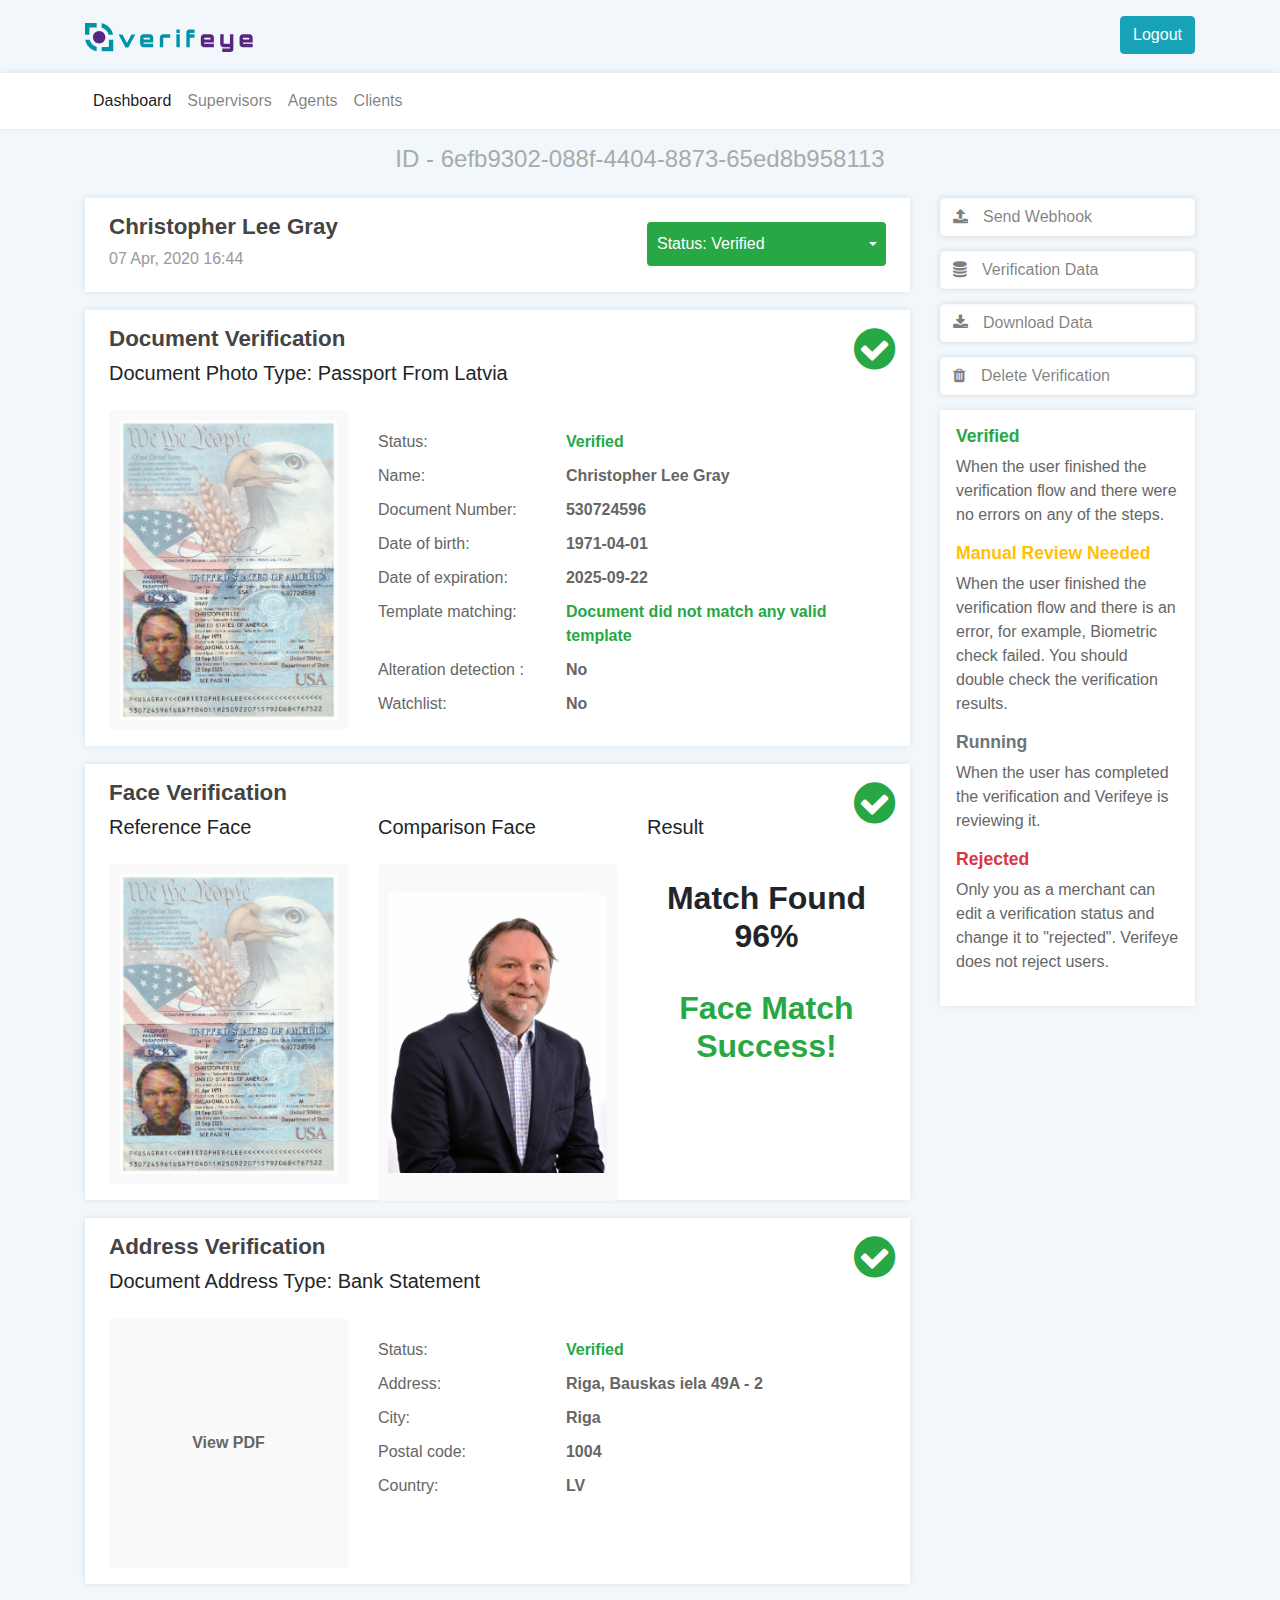
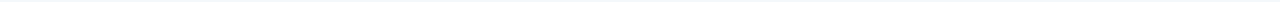
<file: index.html>
<!DOCTYPE html>
<!--[if lt IE 7]>      <html class="no-js lt-ie9 lt-ie8 lt-ie7"> <![endif]-->
<!--[if IE 7]>         <html class="no-js lt-ie9 lt-ie8"> <![endif]-->
<!--[if IE 8]>         <html class="no-js lt-ie9"> <![endif]-->
<!--[if gt IE 8]><!-->
<html class="no-js">
<!--<![endif]-->

<head>
  <meta charset="utf-8" />
  <meta http-equiv="X-UA-Compatible" content="IE=edge" />
  <title>Admin</title>
  <meta name="description" content="" />
  <meta name="viewport" content="width=device-width, initial-scale=1.0, maximum-scale=1.0, user-scalable=no" />
  <!--[if lt IE 9]>
      <script src="https://oss.maxcdn.com/libs/html5shiv/3.7.0/html5shiv.js"></script>
    <![endif]-->
  <link rel="stylesheet" href="assets/css/bootstrap.min.css" />
  <link rel="stylesheet" href="assets/css/font-awesome.min.css">
  <link rel="stylesheet" href="assets/css/style.css" />
</head>

<body>
  <!--[if lt IE 7]>
      <p class="browsehappy">
        You are using an <strong>outdated</strong> browser. Please
        <a href="#">upgrade your browser</a> to improve your experience.
      </p>
    <![endif]-->
  <header>
    <div class="container">
      <div class="row header">
        <div class="col-8">
          <a class="navbar-brand" href="#"><img src="assets/images/logo.svg" alt="logo svg" /></a>
        </div>
        <div class="col-4 text-right">
          <a class="btn btn-info" href="#" role="button">Logout</a>
        </div>
      </div>
    </div>
    <nav class="navbar navbar-expand-lg navbar-light">
      <div class="container">
        <button class="navbar-toggler" type="button" data-toggle="collapse" data-target="#navbarNavDropdown"
          aria-controls="navbarNavDropdown" aria-expanded="false" aria-label="Toggle navigation">
          <span class="navbar-toggler-icon"></span>
        </button>
        <div class="collapse navbar-collapse" id="navbarNavDropdown">
          <ul class="navbar-nav">
            <li class="nav-item active">
              <a class="nav-link" href="#">Dashboard </a>
            </li>
            <li class="nav-item">
              <a class="nav-link" href="#">Supervisors</a>
            </li>
            <li class="nav-item">
              <a class="nav-link" href="#">Agents</a>
            </li>
            <li class="nav-item">
              <a class="nav-link" href="#">Clients</a>
            </li>
          </ul>
        </div>
      </div>
    </nav>
  </header>
  <div class="main-div">
    <div class="container">
      <div class="row">
        <div class="col-12">
          <h1 class="verification-id">
            ID - 6efb9302-088f-4404-8873-65ed8b958113
          </h1>
        </div>
        <div class="col-lg-9 col-sm-8">
          <div class="box-shadow">
            <div class="row">
              <div class="col-lg-8">
                <h4 class="name-h4">Christopher Lee Gray</h4>
                <h6 class="date-h6">
                  <span class="date">07 Apr, 2020</span>
                  <span class="time">16:44</span>
                </h6>
              </div>
              <div class="col-lg-4">
                <div class="select-box">
                  <select class="success">
                    <option value="success" selected>Status: Verified</option>
                    <option value="warning">Status: Manual Review Needed</option>
                    <option value="secondary">Status: Running</option>
                    <option value="reject">Status: Rejected</option>
                  </select>
                </div>
              </div>
            </div>
          </div>
          <div class="box-shadow">
            <h4 class="name-h4">Document Verification</h4>
            <h5 class="name-h5">Document Photo Type: Passport From Latvia</h5>
            <div class="row">

              <div class="col-lg-4 col-sm-5">
                <div class="data-img">
                  <img src="assets/images/passport.png" alt="passport">
                </div>
              </div>
              <div class="col-lg-8 col-sm-7">
                <ul class="data-ul">
                  <li><span>Status:</span><span class="success"> Verified</span></li>
                  <li><span>Name:</span><span>Christopher Lee Gray</span></li>
                  <li><span>Document Number:</span><span>530724596</span></li>
                  <li><span>Date of birth:</span><span>1971-04-01</span></li>
                  <li><span>Date of expiration:</span><span>2025-09-22</span></li>
                  <li><span>Template
                      matching:</span><span class="success">Document did not match any valid
                      template</span></li>
                  <li><span>Alteration detection
                      :</span><span>No</span></li>
                  <li><span>Watchlist:</span><span>No</span></li>
                </ul>
              </div>
            </div>
            <i class="fa fa-check-circle success" aria-hidden="true"></i>
          </div>
          <div class="box-shadow">
            <h4 class="name-h4">Face Verification</h4>

            <div class="row">
              <div class="col-lg-4 col-sm-6">
                <h5 class="name-h5">Reference Face</h5>
                <div class="data-img">
                  <img src="assets/images/passport.png" alt="passport">
                </div>
              </div>
              <div class="col-lg-4 col-sm-6">
                <h5 class="name-h5">Comparison Face</h5>
                <div class="data-img flex-img">
                  <img src="assets/images/face.jpg" alt="passport">
                </div>
              </div>
              <div class="col-lg-4 col-sm-6">
                <h5 class="name-h5">Result</h5>
                <h2 class="name-h2 text-center">Match Found <span>96%</span></h2>
                <h2 class="name-h2 text-center success">Face match success! </h2>
              </div>
            </div>
            <i class="fa fa-check-circle success" aria-hidden="true"></i>
          </div>
          <div class="box-shadow">
            <h4 class="name-h4">Address Verification</h4>
            <h5 class="name-h5">Document Address Type: Bank Statement</h5>
            <div class="row">

              <div class="col-lg-4 col-sm-5">
                <div class="data-img">
                  <a href="#">View PDF</a>
                </div>
              </div>
              <div class="col-lg-8 col-sm-7">
                <ul class="data-ul">
                  <li><span>Status:</span><span class="success"> Verified</span></li>
                  <li><span>Address:</span><span>Riga, Bauskas iela 49A - 2 </span></li>
                  <li><span>City:</span><span>Riga</span></li>
                  <li><span>Postal code:</span><span>1004</span></li>
                  <li><span>Country:</span><span>LV</span></li>

                </ul>
              </div>
            </div>
            <i class="fa fa-check-circle success" aria-hidden="true"></i>
          </div>
        </div>
        <div class="col-lg-3 col-sm-4">

          <button type="button" class="btn btn-light"><i class="fa fa-upload" aria-hidden="true"></i>Send
            Webhook</button>
          <button type="button" class="btn btn-light"><i class="fa fa-database" aria-hidden="true"></i>Verification
            Data</button>
          <button type="button" class="btn btn-light"><i class="fa fa-download" aria-hidden="true"></i>Download
            Data</button>
          <button type="button" class="btn btn-light"><i class="fa fa-trash" aria-hidden="true"></i>Delete
            Verification</button>
          <div class="box-shadow right">
            <h4 class="name-h4 success">Verified</h4>
            <p class="lead">When the user finished the verification flow and there were no errors on any of the steps.
            </p>
            <h4 class="name-h4 warning">Manual Review Needed</h4>
            <p class="lead">When the user finished the verification flow and there is an error, for example, Biometric
              check failed. You should double check the verification results.
            </p>
            <h4 class="name-h4 secondary">Running</h4>
            <p class="lead">When the user has completed the verification and Verifeye is reviewing it.
            </p>
            <h4 class="name-h4 reject">Rejected</h4>
            <p class="lead">Only you as a merchant can edit a verification status and change it to "rejected". Verifeye
              does not reject users.
            </p>
          </div>
        </div>
      </div>
    </div>
  </div>
  <!-- Optional JavaScript -->
  <!-- jQuery first, then Popper.js, then Bootstrap JS -->
  <script src="assets/js/jquery-3.4.1.slim.min.js">
  </script>
  <script src="assets/js/popper.min.js">
  </script>
  <script src="assets/js/bootstrap.min.js">
  </script>
  <script src="assets/js/all-min.js"></script>
</body>

</html>
</file>
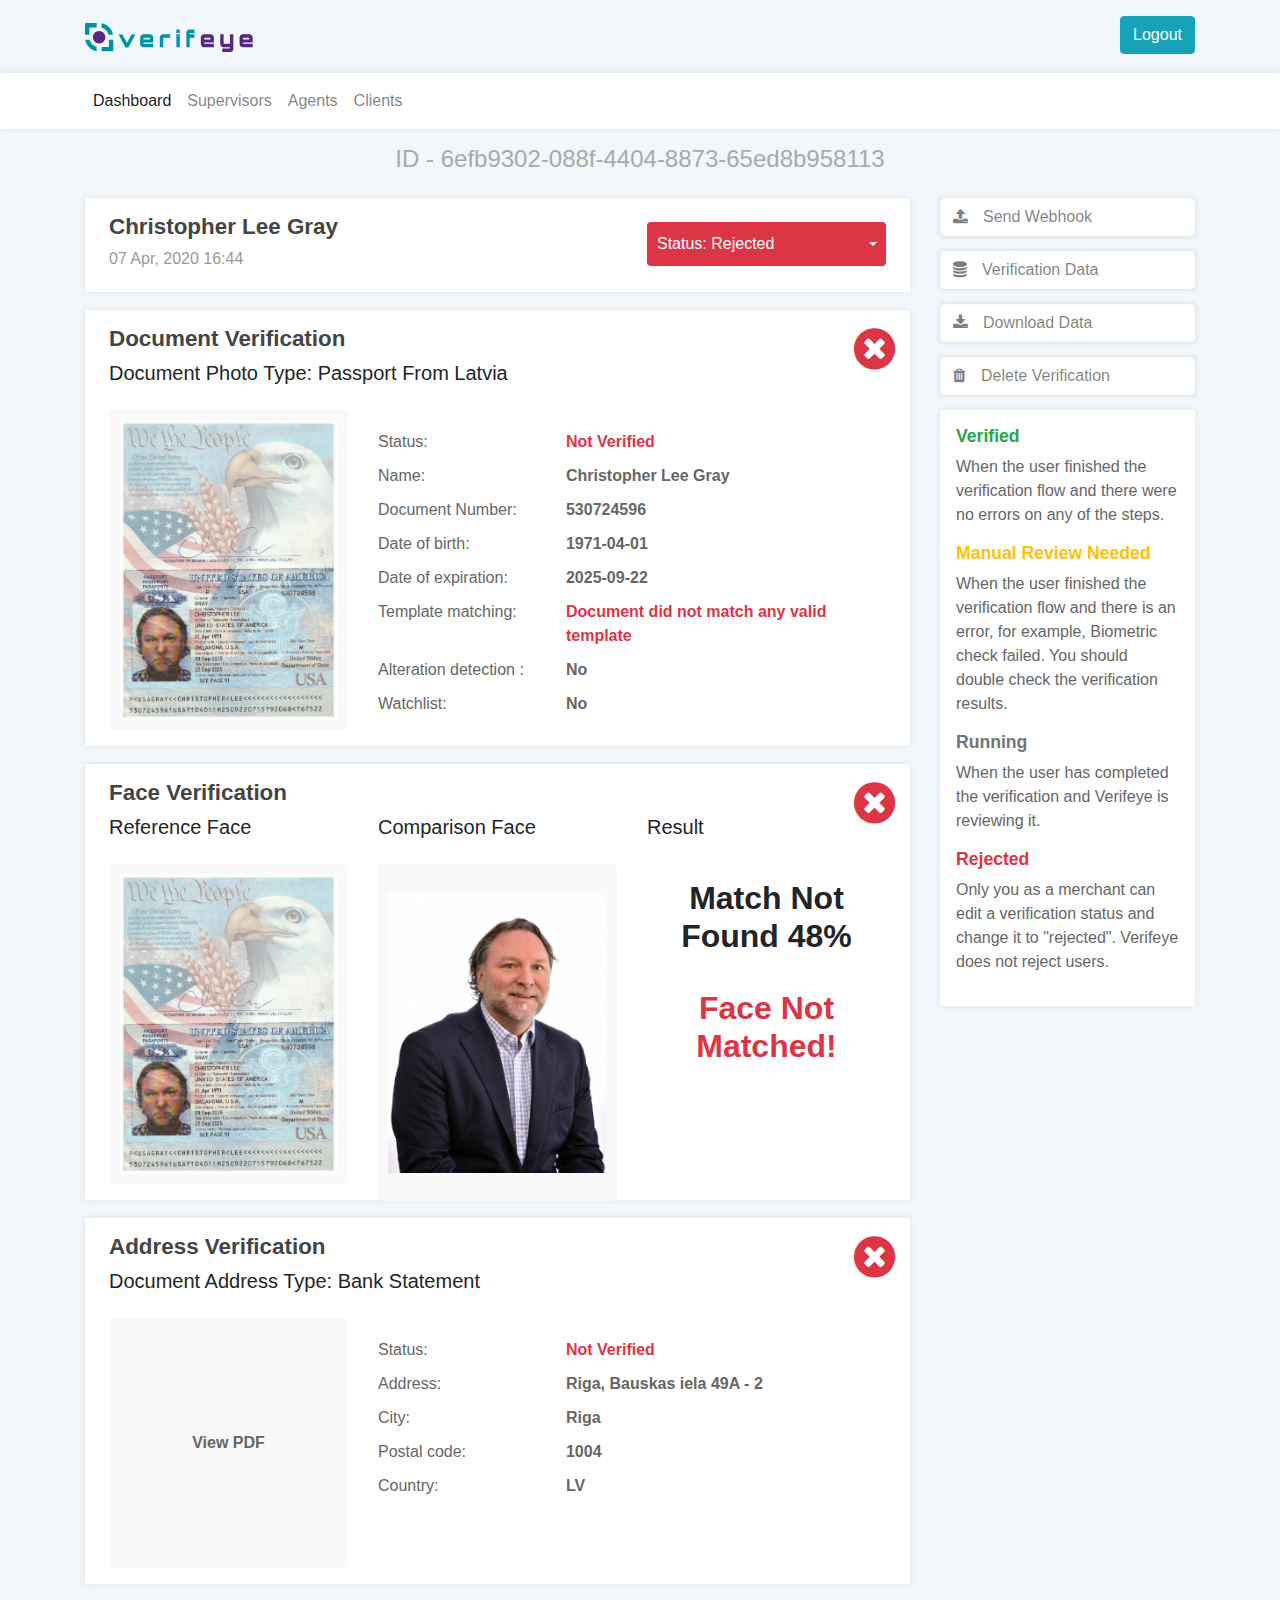
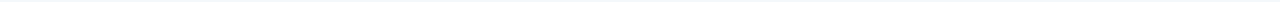
<file: index1.html>
<!DOCTYPE html>
<!--[if lt IE 7]>      <html class="no-js lt-ie9 lt-ie8 lt-ie7"> <![endif]-->
<!--[if IE 7]>         <html class="no-js lt-ie9 lt-ie8"> <![endif]-->
<!--[if IE 8]>         <html class="no-js lt-ie9"> <![endif]-->
<!--[if gt IE 8]><!-->
<html class="no-js">
<!--<![endif]-->

<head>
    <meta charset="utf-8" />
    <meta http-equiv="X-UA-Compatible" content="IE=edge" />
    <title>Admin</title>
    <meta name="description" content="" />
    <meta name="viewport" content="width=device-width, initial-scale=1.0, maximum-scale=1.0, user-scalable=no" />
    <!--[if lt IE 9]>
      <script src="https://oss.maxcdn.com/libs/html5shiv/3.7.0/html5shiv.js"></script>
    <![endif]-->
    <link rel="stylesheet" href="assets/css/bootstrap.min.css" />
    <link rel="stylesheet" href="assets/css/font-awesome.min.css" />
    <link rel="stylesheet" href="assets/css/style.css" />
</head>

<body>
    <!--[if lt IE 7]>
      <p class="browsehappy">
        You are using an <strong>outdated</strong> browser. Please
        <a href="#">upgrade your browser</a> to improve your experience.
      </p>
    <![endif]-->
    <header>
        <div class="container">
            <div class="row header">
                <div class="col-8">
                    <a class="navbar-brand" href="#"><img src="assets/images/logo.svg" alt="logo svg" /></a>
                </div>
                <div class="col-4 text-right">
                    <a class="btn btn-info" href="#" role="button">Logout</a>
                </div>
            </div>
        </div>
        <nav class="navbar navbar-expand-lg navbar-light">
            <div class="container">
                <button class="navbar-toggler" type="button" data-toggle="collapse" data-target="#navbarNavDropdown"
                    aria-controls="navbarNavDropdown" aria-expanded="false" aria-label="Toggle navigation">
                    <span class="navbar-toggler-icon"></span>
                </button>
                <div class="collapse navbar-collapse" id="navbarNavDropdown">
                    <ul class="navbar-nav">
                        <li class="nav-item active">
                            <a class="nav-link" href="#">Dashboard </a>
                        </li>
                        <li class="nav-item">
                            <a class="nav-link" href="#">Supervisors</a>
                        </li>
                        <li class="nav-item">
                            <a class="nav-link" href="#">Agents</a>
                        </li>
                        <li class="nav-item">
                            <a class="nav-link" href="#">Clients</a>
                        </li>
                    </ul>
                </div>
            </div>
        </nav>
    </header>
    <div class="main-div">
        <div class="container">
            <div class="row">
                <div class="col-12">
                    <h1 class="verification-id">
                        ID - 6efb9302-088f-4404-8873-65ed8b958113
                    </h1>
                </div>
                <div class="col-lg-9 col-sm-8">
                    <div class="box-shadow">
                        <div class="row">
                            <div class="col-lg-8">
                                <h4 class="name-h4">Christopher Lee Gray</h4>
                                <h6 class="date-h6">
                                    <span class="date">07 Apr, 2020</span>
                                    <span class="time">16:44</span>
                                </h6>
                            </div>
                            <div class="col-lg-4">
                                <div class="select-box">
                                    <select class="reject">
                                        <option value="success">Status: Verified</option>
                                        <option value="warning">Status: Manual Review Needed</option>
                                        <option value="secondary">Status: Running</option>
                                        <option value="reject" selected>Status: Rejected</option>
                                    </select>
                                </div>
                            </div>
                        </div>
                    </div>
                    <div class="box-shadow">
                        <h4 class="name-h4">Document Verification</h4>
                        <h5 class="name-h5">Document Photo Type: Passport From Latvia</h5>
                        <div class="row">
                            <div class="col-lg-4 col-sm-5">
                                <div class="data-img">
                                    <img src="assets/images/passport.png" alt="passport" />
                                </div>
                            </div>
                            <div class="col-lg-8 col-sm-7">
                                <ul class="data-ul">
                                    <li>
                                        <span>Status:</span><span class="reject">Not Verified</span>
                                    </li>
                                    <li><span>Name:</span><span>Christopher Lee Gray</span></li>
                                    <li><span>Document Number:</span><span>530724596</span></li>
                                    <li><span>Date of birth:</span><span>1971-04-01</span></li>
                                    <li>
                                        <span>Date of expiration:</span><span>2025-09-22</span>
                                    </li>
                                    <li>
                                        <span>Template matching:</span><span class="reject">Document did not match any
                                            valid template</span>
                                    </li>
                                    <li><span>Alteration detection :</span><span>No</span></li>
                                    <li><span>Watchlist:</span><span>No</span></li>
                                </ul>
                            </div>
                        </div>
                        <i class="fa fa-times-circle reject" aria-hidden="true"></i>
                    </div>
                    <div class="box-shadow">
                        <h4 class="name-h4">Face Verification</h4>

                        <div class="row">
                            <div class="col-lg-4 col-sm-6">
                                <h5 class="name-h5">Reference Face</h5>
                                <div class="data-img">
                                    <img src="assets/images/passport.png" alt="passport" />
                                </div>
                            </div>
                            <div class="col-lg-4 col-sm-6">
                                <h5 class="name-h5">Comparison Face</h5>
                                <div class="data-img flex-img">
                                    <img src="assets/images/face.jpg" alt="passport" />
                                </div>
                            </div>
                            <div class="col-lg-4 col-sm-6">
                                <h5 class="name-h5">Result</h5>
                                <h2 class="name-h2 text-center">
                                    Match not Found <span>48%</span>
                                </h2>
                                <h2 class="name-h2 text-center reject">
                                    Face not matched!
                                </h2>
                            </div>
                        </div>
                        <i class="fa fa-times-circle reject" aria-hidden="true"></i>
                    </div>
                    <div class="box-shadow">
                        <h4 class="name-h4">Address Verification</h4>
                        <h5 class="name-h5">Document Address Type: Bank Statement</h5>
                        <div class="row">
                            <div class="col-lg-4 col-sm-5">
                                <div class="data-img">
                                    <a href="#">View PDF</a>
                                </div>
                            </div>
                            <div class="col-lg-8 col-sm-7">
                                <ul class="data-ul">
                                    <li>
                                        <span>Status:</span><span class="reject">Not Verified</span>
                                    </li>
                                    <li>
                                        <span>Address:</span><span>Riga, Bauskas iela 49A - 2 </span>
                                    </li>
                                    <li><span>City:</span><span>Riga</span></li>
                                    <li><span>Postal code:</span><span>1004</span></li>
                                    <li><span>Country:</span><span>LV</span></li>
                                </ul>
                            </div>
                        </div>
                        <i class="fa fa-times-circle reject" aria-hidden="true"></i>
                    </div>
                </div>
                <div class="col-lg-3 col-sm-4">
                    <button type="button" class="btn btn-light">
                        <i class="fa fa-upload" aria-hidden="true"></i>Send Webhook
                    </button>
                    <button type="button" class="btn btn-light">
                        <i class="fa fa-database" aria-hidden="true"></i>Verification Data
                    </button>
                    <button type="button" class="btn btn-light">
                        <i class="fa fa-download" aria-hidden="true"></i>Download Data
                    </button>
                    <button type="button" class="btn btn-light">
                        <i class="fa fa-trash" aria-hidden="true"></i>Delete Verification
                    </button>
                    <div class="box-shadow right">
                        <h4 class="name-h4 success">Verified</h4>
                        <p class="lead">
                            When the user finished the verification flow and there were no
                            errors on any of the steps.
                        </p>
                        <h4 class="name-h4 warning">Manual Review Needed</h4>
                        <p class="lead">
                            When the user finished the verification flow and there is an
                            error, for example, Biometric check failed. You should double
                            check the verification results.
                        </p>
                        <h4 class="name-h4 secondary">Running</h4>
                        <p class="lead">
                            When the user has completed the verification and Verifeye is
                            reviewing it.
                        </p>
                        <h4 class="name-h4 reject">Rejected</h4>
                        <p class="lead">
                            Only you as a merchant can edit a verification status and change
                            it to "rejected". Verifeye does not reject users.
                        </p>
                    </div>
                </div>
            </div>
        </div>
    </div>
    <!-- Optional JavaScript -->
    <!-- jQuery first, then Popper.js, then Bootstrap JS -->
    <script src="assets/js/jquery-3.4.1.slim.min.js"></script>
    <script src="assets/js/popper.min.js"></script>
    <script src="assets/js/bootstrap.min.js"></script>
    <script src="assets/js/all-min.js"></script>
</body>

</html>
</file>
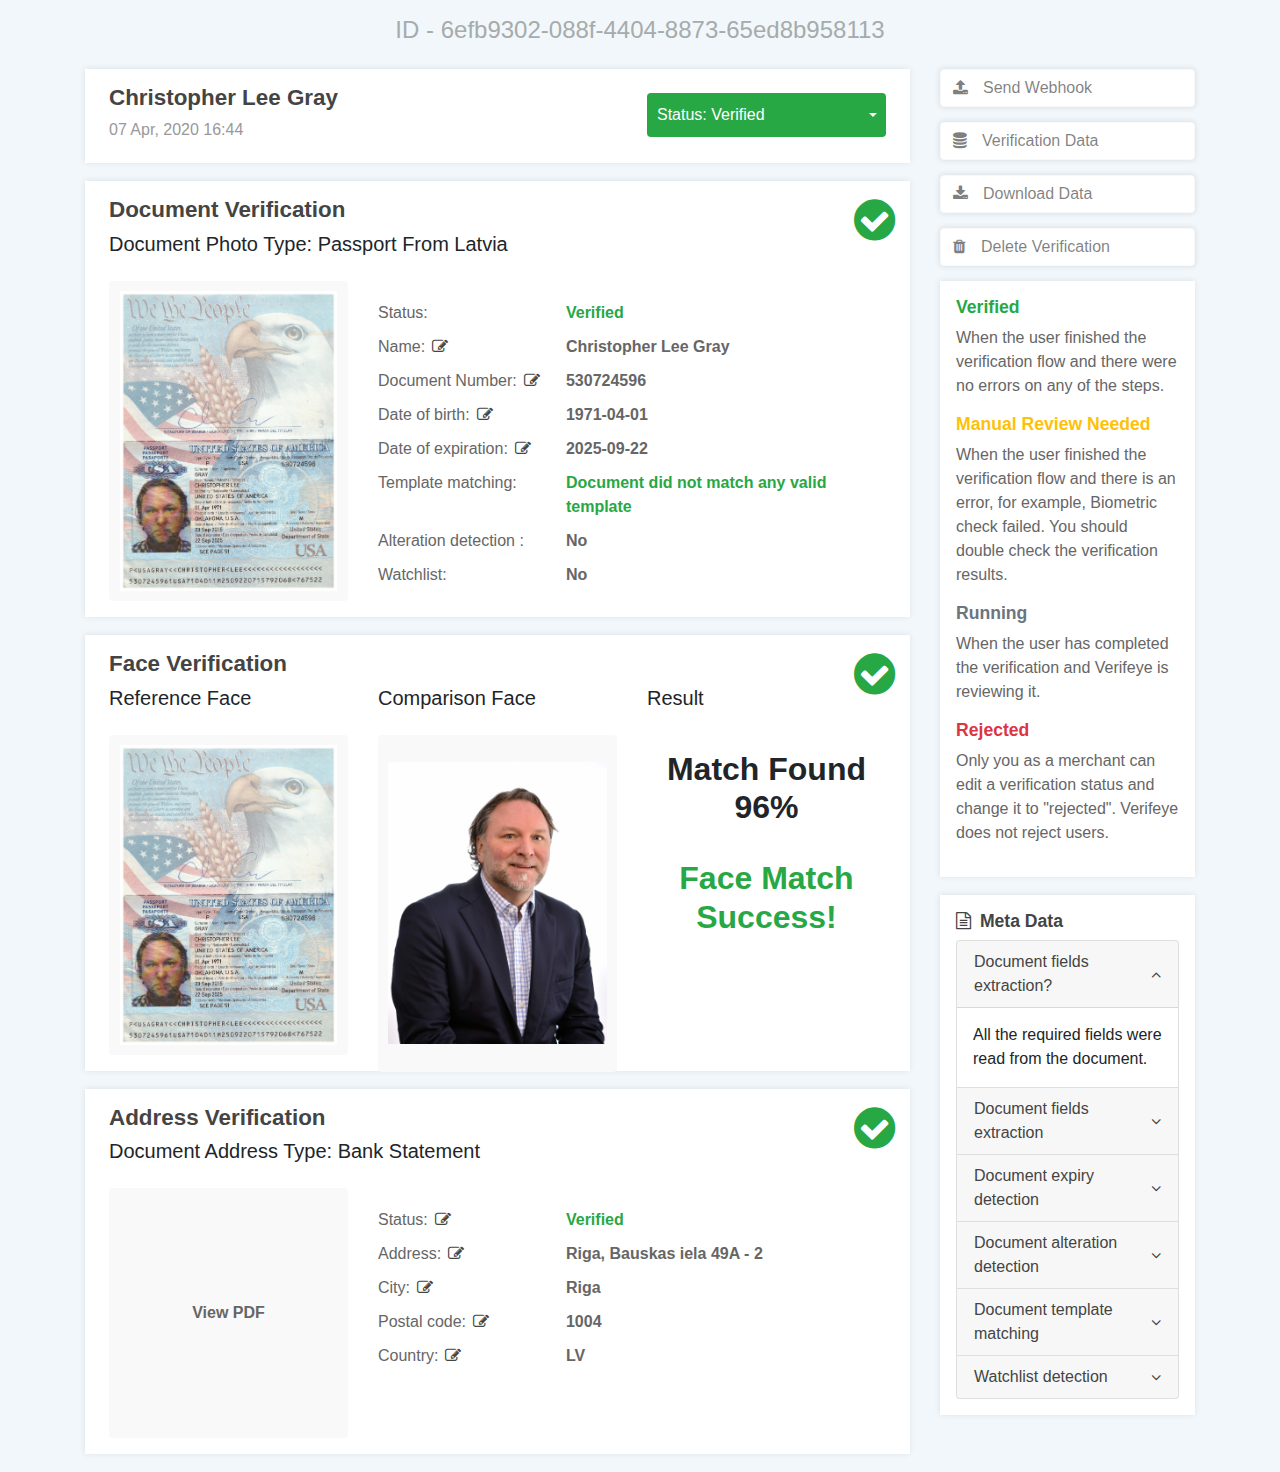
<file: index2.html>
<!DOCTYPE html>
<!--[if lt IE 7]>      <html class="no-js lt-ie9 lt-ie8 lt-ie7"> <![endif]-->
<!--[if IE 7]>         <html class="no-js lt-ie9 lt-ie8"> <![endif]-->
<!--[if IE 8]>         <html class="no-js lt-ie9"> <![endif]-->
<!--[if gt IE 8]><!-->
<html class="no-js">
  <!--<![endif]-->

  <head>
    <meta charset="utf-8" />
    <meta http-equiv="X-UA-Compatible" content="IE=edge" />
    <title>Admin</title>
    <meta name="description" content="" />
    <meta
      name="viewport"
      content="width=device-width, initial-scale=1.0, maximum-scale=1.0, user-scalable=no"
    />
    <!--[if lt IE 9]>
      <script src="https://oss.maxcdn.com/libs/html5shiv/3.7.0/html5shiv.js"></script>
    <![endif]-->
    <link rel="stylesheet" href="assets/css/bootstrap.min.css" />
    <link rel="stylesheet" href="assets/css/font-awesome.min.css" />
    <link rel="stylesheet" href="assets/css/style.css" />
  </head>

  <body>
    <!--[if lt IE 7]>
      <p class="browsehappy">
        You are using an <strong>outdated</strong> browser. Please
        <a href="#">upgrade your browser</a> to improve your experience.
      </p>
    <![endif]-->
    <div class="main-div">
      <div class="container">
        <div class="row">
          <div class="col-12">
            <h1 class="verification-id">
              ID - 6efb9302-088f-4404-8873-65ed8b958113
            </h1>
          </div>
          <div class="col-lg-9 col-sm-8">
            <div class="box-shadow">
              <div class="row">
                <div class="col-lg-8">
                  <h4 class="name-h4">Christopher Lee Gray</h4>
                  <h6 class="date-h6">
                    <span class="date">07 Apr, 2020</span>
                    <span class="time">16:44</span>
                  </h6>
                </div>
                <div class="col-lg-4">
                  <div class="select-box">
                    <select class="success">
                      <option value="success" selected>Status: Verified</option>
                      <option value="warning">
                        Status: Manual Review Needed
                      </option>
                      <option value="secondary">Status: Running</option>
                      <option value="reject">Status: Rejected</option>
                    </select>
                  </div>
                </div>
              </div>
            </div>
            <div class="box-shadow">
              <h4 class="name-h4">Document Verification</h4>
              <h5 class="name-h5">Document Photo Type: Passport From Latvia</h5>
              <div class="row">
                <div class="col-lg-4 col-sm-5">
                  <div class="data-img">
                    <img src="assets/images/passport.png" alt="passport" />
                  </div>
                </div>
                <div class="col-lg-8 col-sm-7">
                  <ul class="data-ul">
                    <li>
                      <span>Status:</span><span class="success"> Verified</span>
                    </li>
                    <li>
                      <span
                        >Name:
                        <a href="" class="edit-btn">
                          <i
                            class="fa fa-pencil-square-o"
                            aria-hidden="true"
                          ></i></a></span
                      ><span>Christopher Lee Gray</span>
                    </li>
                    <li>
                      <span
                        >Document Number:
                        <a href="" class="edit-btn">
                          <i
                            class="fa fa-pencil-square-o"
                            aria-hidden="true"
                          ></i></a></span
                      ><span>530724596</span>
                    </li>
                    <li>
                      <span
                        >Date of birth:
                        <a href="" class="edit-btn">
                          <i
                            class="fa fa-pencil-square-o"
                            aria-hidden="true"
                          ></i></a></span
                      ><span>1971-04-01</span>
                    </li>
                    <li>
                      <span
                        >Date of expiration:
                        <a href="" class="edit-btn">
                          <i
                            class="fa fa-pencil-square-o"
                            aria-hidden="true"
                          ></i></a></span
                      ><span>2025-09-22</span>
                    </li>
                    <li>
                      <span>Template matching:</span
                      ><span class="success"
                        >Document did not match any valid template</span
                      >
                    </li>
                    <li><span>Alteration detection :</span><span>No</span></li>
                    <li><span>Watchlist:</span><span>No</span></li>
                  </ul>
                </div>
              </div>
              <i class="fa fa-check-circle success" aria-hidden="true"></i>
            </div>
            <div class="box-shadow">
              <h4 class="name-h4">Face Verification</h4>

              <div class="row">
                <div class="col-lg-4 col-sm-6">
                  <h5 class="name-h5">Reference Face</h5>
                  <div class="data-img">
                    <img src="assets/images/passport.png" alt="passport" />
                  </div>
                </div>
                <div class="col-lg-4 col-sm-6">
                  <h5 class="name-h5">Comparison Face</h5>
                  <div class="data-img flex-img">
                    <img src="assets/images/face.jpg" alt="passport" />
                  </div>
                </div>
                <div class="col-lg-4 col-sm-6">
                  <h5 class="name-h5">Result</h5>
                  <h2 class="name-h2 text-center">
                    Match Found <span>96%</span>
                  </h2>
                  <h2 class="name-h2 text-center success">
                    Face match success!
                  </h2>
                </div>
              </div>
              <i class="fa fa-check-circle success" aria-hidden="true"></i>
            </div>
            <div class="box-shadow">
              <h4 class="name-h4">Address Verification</h4>
              <h5 class="name-h5">Document Address Type: Bank Statement</h5>
              <div class="row">
                <div class="col-lg-4 col-sm-5">
                  <div class="data-img">
                    <a href="#">View PDF</a>
                  </div>
                </div>
                <div class="col-lg-8 col-sm-7">
                  <ul class="data-ul">
                    <li>
                      <span
                        >Status:
                        <a href="" class="edit-btn">
                          <i
                            class="fa fa-pencil-square-o"
                            aria-hidden="true"
                          ></i></a></span
                      ><span class="success"> Verified</span>
                    </li>
                    <li>
                      <span
                        >Address:
                        <a href="" class="edit-btn">
                          <i
                            class="fa fa-pencil-square-o"
                            aria-hidden="true"
                          ></i></a></span
                      ><span>Riga, Bauskas iela 49A - 2 </span>
                    </li>
                    <li>
                      <span
                        >City:
                        <a href="" class="edit-btn">
                          <i
                            class="fa fa-pencil-square-o"
                            aria-hidden="true"
                          ></i></a></span
                      ><span>Riga</span>
                    </li>
                    <li>
                      <span
                        >Postal code:
                        <a href="" class="edit-btn">
                          <i
                            class="fa fa-pencil-square-o"
                            aria-hidden="true"
                          ></i></a></span
                      ><span>1004</span>
                    </li>
                    <li>
                      <span
                        >Country:
                        <a href="" class="edit-btn">
                          <i
                            class="fa fa-pencil-square-o"
                            aria-hidden="true"
                          ></i></a></span
                      ><span>LV</span>
                    </li>
                  </ul>
                </div>
              </div>
              <i class="fa fa-check-circle success" aria-hidden="true"></i>
            </div>
          </div>
          <div class="col-lg-3 col-sm-4">
            <button type="button" class="btn btn-light">
              <i class="fa fa-upload" aria-hidden="true"></i>Send Webhook
            </button>
            <button type="button" class="btn btn-light">
              <i class="fa fa-database" aria-hidden="true"></i>Verification Data
            </button>
            <button type="button" class="btn btn-light">
              <i class="fa fa-download" aria-hidden="true"></i>Download Data
            </button>
            <button type="button" class="btn btn-light">
              <i class="fa fa-trash" aria-hidden="true"></i>Delete Verification
            </button>
            <div class="box-shadow right">
              <h4 class="name-h4 success">Verified</h4>
              <p class="lead">
                When the user finished the verification flow and there were no
                errors on any of the steps.
              </p>
              <h4 class="name-h4 warning">Manual Review Needed</h4>
              <p class="lead">
                When the user finished the verification flow and there is an
                error, for example, Biometric check failed. You should double
                check the verification results.
              </p>
              <h4 class="name-h4 secondary">Running</h4>
              <p class="lead">
                When the user has completed the verification and Verifeye is
                reviewing it.
              </p>
              <h4 class="name-h4 reject">Rejected</h4>
              <p class="lead">
                Only you as a merchant can edit a verification status and change
                it to "rejected". Verifeye does not reject users.
              </p>
            </div>
            <div class="box-shadow right">
              <h4 class="name-h4 primary">
                <i class="fa fa-file-text-o mr-1" aria-hidden="true"></i> Meta
                Data
              </h4>

              <div class="bs-example">
                <div class="accordion" id="accordionExample">
                  <div class="card">
                    <div class="card-header" id="headingOne">
                      <button
                        type="button"
                        class="btn btn-link accordion-link"
                        data-toggle="collapse"
                        data-target="#collapseOne"
                      >
                        <span> Document fields extraction?</span>
                        <i class="fa fa-angle-down"></i>
                      </button>
                    </div>
                    <div
                      id="collapseOne"
                      class="collapse show"
                      aria-labelledby="headingOne"
                      data-parent="#accordionExample"
                    >
                      <div class="card-body">
                        <p>
                          All the required fields were read from the document.
                        </p>
                      </div>
                    </div>
                  </div>
                  <div class="card">
                    <div class="card-header" id="headingOne">
                      <button
                        type="button"
                        class="btn btn-link accordion-link"
                        data-toggle="collapse"
                        data-target="#collapseTwo"
                      >
                        <span> Document fields extraction</span>
                        <i class="fa fa-angle-down"></i>
                      </button>
                    </div>
                    <div
                      id="collapseTwo"
                      class="collapse"
                      aria-labelledby="headingOne"
                      data-parent="#accordionExample"
                    >
                      <div class="card-body">
                        <p>
                          All the required fields were read from the document.
                        </p>
                      </div>
                    </div>
                  </div>
                  <div class="card">
                    <div class="card-header" id="headingOne">
                      <button
                        type="button"
                        class="btn btn-link accordion-link"
                        data-toggle="collapse"
                        data-target="#collapseThree"
                      >
                        <span> Document expiry detection</span>
                        <i class="fa fa-angle-down"></i>
                      </button>
                    </div>
                    <div
                      id="collapseThree"
                      class="collapse"
                      aria-labelledby="headingOne"
                      data-parent="#accordionExample"
                    >
                      <div class="card-body">
                        <p>
                          All the required fields were read from the document.
                        </p>
                      </div>
                    </div>
                  </div>
                  <div class="card">
                    <div class="card-header" id="headingOne">
                      <button
                        type="button"
                        class="btn btn-link accordion-link"
                        data-toggle="collapse"
                        data-target="#collapseFour"
                      >
                        <span> Document alteration detection</span>
                        <i class="fa fa-angle-down"></i>
                      </button>
                    </div>
                    <div
                      id="collapseFour"
                      class="collapse"
                      aria-labelledby="headingOne"
                      data-parent="#accordionExample"
                    >
                      <div class="card-body">
                        <p>
                          All the required fields were read from the document.
                        </p>
                      </div>
                    </div>
                  </div>
                  <div class="card">
                    <div class="card-header" id="headingOne">
                      <button
                        type="button"
                        class="btn btn-link accordion-link"
                        data-toggle="collapse"
                        data-target="#collapseFive"
                      >
                        <span> Document template matching</span>
                        <i class="fa fa-angle-down"></i>
                      </button>
                    </div>
                    <div
                      id="collapseFive"
                      class="collapse"
                      aria-labelledby="headingOne"
                      data-parent="#accordionExample"
                    >
                      <div class="card-body">
                        <p>
                          All the required fields were read from the document.
                        </p>
                      </div>
                    </div>
                  </div>
                  <div class="card">
                    <div class="card-header" id="headingOne">
                      <button
                        type="button"
                        class="btn btn-link accordion-link"
                        data-toggle="collapse"
                        data-target="#collapseSix"
                      >
                        <span> Watchlist detection</span>
                        <i class="fa fa-angle-down"></i>
                      </button>
                    </div>
                    <div
                      id="collapseSix"
                      class="collapse"
                      aria-labelledby="headingOne"
                      data-parent="#accordionExample"
                    >
                      <div class="card-body">
                        <p>
                          All the required fields were read from the document.
                        </p>
                      </div>
                    </div>
                  </div>
                </div>
              </div>
            </div>
          </div>
        </div>
      </div>
    </div>
    <!-- Optional JavaScript -->
    <!-- jQuery first, then Popper.js, then Bootstrap JS -->
    <script src="assets/js/jquery-3.4.1.slim.min.js"></script>
    <script src="assets/js/popper.min.js"></script>
    <script src="assets/js/bootstrap.min.js"></script>
    <script src="assets/js/all-min.js"></script>
  </body>
</html>
</file>
<file: assets/css/style.css>
body {
  background-color: #f2f7fb;
}

.header {
  padding: 1rem 0;
}

.navbar-light {
  background-color: #fff;
  -webkit-box-shadow: 0 0px 5.76px 0.24px rgba(36, 36, 36, 0.1);
          box-shadow: 0 0px 5.76px 0.24px rgba(36, 36, 36, 0.1);
}

.verification-id {
  text-align: center;
  padding: 1rem 0;
  font-size: 1.5rem;
  color: #a6abab;
}

.box-shadow {
  padding: 1rem 1.5rem;
  margin-bottom: 2vh;
  -webkit-box-shadow: 0 0px 5.76px 0.24px rgba(36, 36, 36, 0.1);
          box-shadow: 0 0px 5.76px 0.24px rgba(36, 36, 36, 0.1);
  background-color: #fff;
  position: relative;
}

.box-shadow.right {
  padding: 1rem;
}

.box-shadow.right .name-h4 {
  font-size: 1.1rem;
}

.box-shadow.right .name-h4.success {
  color: #28a745;
}

.box-shadow.right .name-h4.warning {
  color: #ffc107;
}

.box-shadow.right .name-h4.secondary {
  color: #6c757d;
}

.box-shadow.right .name-h4.reject {
  color: #dc3545;
}

.name-h4 {
  font-weight: 700;
  font-size: 1.4rem;
  color: #444;
}

.date-h6 {
  color: #999;
}

.select-box {
  position: relative;
  margin: 8px 0 0;
}

.select-box select {
  background-color: #17a2b8;
  color: white;
  padding: 10px 25px 10px 10px;
  width: 100%;
  border: none;
  font-size: 1rem;
  -webkit-appearance: none;
  -moz-appearance: none;
       appearance: none;
  outline: none;
  cursor: pointer;
  border-radius: 0.25rem;
}

.select-box select.success {
  background-color: #28a745;
}

.select-box select.warning {
  background-color: #ffc107;
}

.select-box select.secondary {
  background-color: #6c757d;
}

.select-box select.reject {
  background-color: #dc3545;
}

.select-box::before {
  display: inline-block;
  margin-left: 0.255em;
  vertical-align: 0.255em;
  content: "";
  border-top: 0.3em solid;
  border-right: 0.3em solid transparent;
  border-bottom: 0;
  border-left: 0.3em solid transparent;
  color: #fff;
  position: absolute;
  top: 45%;
  right: 9px;
}

.select-box select option {
  padding: 30px;
}

.btn-light {
  -webkit-box-shadow: 0 0px 5.76px 0.24px rgba(36, 36, 36, 0.1);
          box-shadow: 0 0px 5.76px 0.24px rgba(36, 36, 36, 0.1);
  width: 100%;
  text-align: left;
  margin: 0 0 15px;
  color: rgba(0, 0, 0, 0.5);
  background-color: #fff;
}

.btn-light i {
  padding: 0 15px 0 0;
}

p.lead {
  font-size: 1rem;
  color: #666;
}

.data-ul {
  margin: 0;
  padding: 20px 0 0;
}

.data-ul li {
  display: list-item;
  list-style: none;
  padding: 0 0 10px;
  color: #666;
  font-weight: 700;
}

.data-ul li span {
  display: -webkit-inline-box;
  display: -ms-inline-flexbox;
  display: inline-flex;
  width: 60%;
}

.data-ul li span:first-child {
  width: 37%;
  font-weight: 400;
}

.data-ul li span.reject {
  color: #dc3545;
}

.data-ul li span.success {
  color: #28a745;
}

.data-img {
  background-color: #f9f9f9;
  padding: 10px;
  border-radius: 0.25rem;
  display: -webkit-box;
  display: -ms-flexbox;
  display: flex;
  -webkit-box-align: center;
      -ms-flex-align: center;
          align-items: center;
  -webkit-box-pack: center;
      -ms-flex-pack: center;
          justify-content: center;
  min-height: 250px;
}

.data-img a {
  color: #666;
  font-weight: bold;
}

.data-img img {
  max-width: 100%;
  max-height: 300px;
}

.name-h2 {
  padding: 15px 0 10px;
  text-transform: capitalize;
  font-weight: 700;
}

.name-h2.success {
  color: #28a745;
}

.name-h2.reject {
  color: #dc3545;
}

.flex-img {
  height: calc(100% - 32px);
}

.name-h5 {
  margin-bottom: 25px;
}

i.fa-check-circle,
i.fa-times-circle {
  font-size: 3rem;
  position: absolute;
  top: 15px;
  right: 15px;
}

i.fa-check-circle.success,
i.fa-times-circle.success {
  color: #28a745;
}

i.fa-check-circle.reject,
i.fa-times-circle.reject {
  color: #dc3545;
}

.edit-btn {
  margin: 0 0 0 7px;
  color: #444;
}

.mr-1 {
  margin-right: 1rem;
}

.accordion-link {
  text-align: left;
  padding: 0;
  display: -webkit-box;
  display: -ms-flexbox;
  display: flex;
  width: 100%;
  -webkit-box-align: center;
      -ms-flex-align: center;
          align-items: center;
  -webkit-box-pack: justify;
      -ms-flex-pack: justify;
          justify-content: space-between;
  color: #444;
}

.accordion-link:hover, .accordion-link:active, .accordion-link:focus {
  text-decoration: none;
}

.card-header {
  padding: 0.5rem 1rem;
}

.card-body {
  padding: 1rem;
}

.card-body p {
  margin: 0;
}

.fa.success {
  color: #28a745;
  font-size: 3rem;
}

.play-btn {
  color: #17a2b8;
}

.play-btn i.fa {
  font-size: 3rem;
}

.video-play-top {
  display: -webkit-box;
  display: -ms-flexbox;
  display: flex;
  -webkit-box-align: center;
      -ms-flex-align: center;
          align-items: center;
}

.video-play-top i.fa {
  padding: 0 10px 0 0;
}

.btn-tooltip {
  padding: 0;
}

.tooltip > .tooltip-inner {
  -webkit-box-shadow: 0 0px 5.76px 0.24px rgba(36, 36, 36, 0.3);
          box-shadow: 0 0px 5.76px 0.24px rgba(36, 36, 36, 0.3);
  text-align: left;
  padding: 0.5rem 1rem;
}

.tooltip > .tooltip-inner p {
  margin: 0 0 0.5rem;
}

/* .bs-tooltip-auto[x-placement^="left"] .arrow::before,
.bs-tooltip-left .arrow::before {
  border-left-color: #f2f7fb;
} */
.questions-list {
  padding: 0 0 0 1rem;
  margin: 0;
}

.questions-list li {
  padding: 0 0 7px;
}

.verify-list {
  padding: 0;
  margin: 0;
}

.verify-list li {
  padding: 0 0 7px;
  list-style: none;
}

.verify-list li i.fa-check-circle.success {
  position: relative;
  font-size: 1.5rem;
  top: 3px;
  right: auto;
  margin: 0 10px 0 0;
}

.height-50 {
  height: 60vh;
  overflow: scroll;
}

.height-35 {
  height: 38vh;
}

.height-100 {
  height: 100%;
}

.controls-list {
  margin: 0;
  padding: 0;
  display: -webkit-box;
  display: -ms-flexbox;
  display: flex;
  -webkit-box-pack: center;
      -ms-flex-pack: center;
          justify-content: center;
}

.controls-list li {
  padding: 15px;
  text-align: center;
  display: inline-block;
}

.controls-list li a {
  display: -webkit-box;
  display: -ms-flexbox;
  display: flex;
  -webkit-box-orient: vertical;
  -webkit-box-direction: normal;
      -ms-flex-direction: column;
          flex-direction: column;
  color: #000;
  cursor: pointer;
}

.controls-list li a.active i {
  background-color: red;
}

.controls-list li a i {
  background-color: #007bff;
  width: 50px;
  height: 50px;
  border-radius: 50%;
  color: #fff;
  display: -webkit-box;
  display: -ms-flexbox;
  display: flex;
  font-size: 1.4rem;
  -webkit-box-pack: center;
      -ms-flex-pack: center;
          justify-content: center;
  -webkit-box-align: center;
      -ms-flex-align: center;
          align-items: center;
  margin: 0 0 10px;
}

.controls-list li a:hover, .controls-list li a:active, .controls-list li a:focus {
  text-decoration: none;
}

.controls-list li a:hover i, .controls-list li a:active i, .controls-list li a:focus i {
  background-color: red;
}

.video {
  height: 70vh;
}

.col-70 {
  max-width: 70%;
  -webkit-box-flex: 0;
      -ms-flex: 0 0 70%;
          flex: 0 0 70%;
}

.col-30 {
  max-width: 30%;
  -webkit-box-flex: 0;
      -ms-flex: 0 0 30%;
          flex: 0 0 30%;
}

.refresh-btn {
  font-size: 1.7rem;
  background-color: #007bff;
  border-radius: 50%;
  width: 42px;
  height: 42px;
  position: absolute;
  top: 17px;
  right: 65px;
  display: -webkit-box;
  display: -ms-flexbox;
  display: flex;
  -webkit-box-pack: center;
      -ms-flex-pack: center;
          justify-content: center;
  -webkit-box-align: center;
      -ms-flex-align: center;
          align-items: center;
  cursor: pointer;
}

.refresh-btn i {
  color: #fff;
}

@media (min-height: 1050px) {
  .video {
    height: 75vh;
  }
  .height-50 {
    height: 65vh;
  }
  .height-35 {
    height: 32vh;
  }
}

@media (min-height: 1201px) and (max-height: 1400px) {
  .height-50 {
    height: 68vh;
  }
  .height-35 {
    height: 25vh;
  }
}

@media (min-height: 1112px) and (max-height: 1200px) {
  .height-50 {
    height: 72vh;
  }
  .height-35 {
    height: 28vh;
  }
}

@media (min-height: 1024px) and (max-height: 1111px) {
  .height-50 {
    height: 66vh;
  }
  .height-35 {
    height: 31vh;
  }
}

@media (min-width: 768px) and (max-width: 1024px) {
  .flex-img {
    height: auto;
  }
  .name-h5 {
    margin: 20px 0;
  }
  .name-h2 {
    font-size: 1.6rem;
  }
  i.fa-check-circle.success,
  i.fa-times-circle.reject {
    font-size: 2rem;
  }
  .refresh-btn {
    height: 28px;
    width: 28px;
    right: 48px;
    font-size: 1.2rem;
  }
  .col-70 {
    max-width: 65%;
    -webkit-box-flex: 0;
        -ms-flex: 0 0 65%;
            flex: 0 0 65%;
  }
  .col-30 {
    max-width: 35%;
    -webkit-box-flex: 0;
        -ms-flex: 0 0 35%;
            flex: 0 0 35%;
  }
}

@media screen and (orientation: landscape) and (min-device-height: 375px) and (max-device-height: 767px) {
  .height-35 {
    height: auto;
  }
}

@media only screen and (max-width: 767px) {
  .flex-img {
    height: auto;
  }
  .name-h5 {
    margin: 20px 0 10px;
  }
  .name-h4 {
    width: 90%;
  }
  .name-h2 {
    font-size: 1.6rem;
  }
  .data-ul li span {
    width: 55%;
  }
  .data-ul li span:first-child {
    width: 40%;
  }
  i.fa-check-circle.success,
  i.fa-times-circle.reject {
    font-size: 2rem;
  }
  .col-70,
  .col-30 {
    max-width: 100%;
    -webkit-box-flex: 0;
        -ms-flex: 0 0 100%;
            flex: 0 0 100%;
  }
  .video {
    height: 60vh;
  }
  .height-35 {
    height: auto;
  }
  .refresh-btn {
    height: 28px;
    width: 28px;
    right: 48px;
    font-size: 1.2rem;
  }
  .edit-btn {
    padding: 0 7px;
    margin: 0;
  }
}
/*# sourceMappingURL=style.css.map */
</file>
